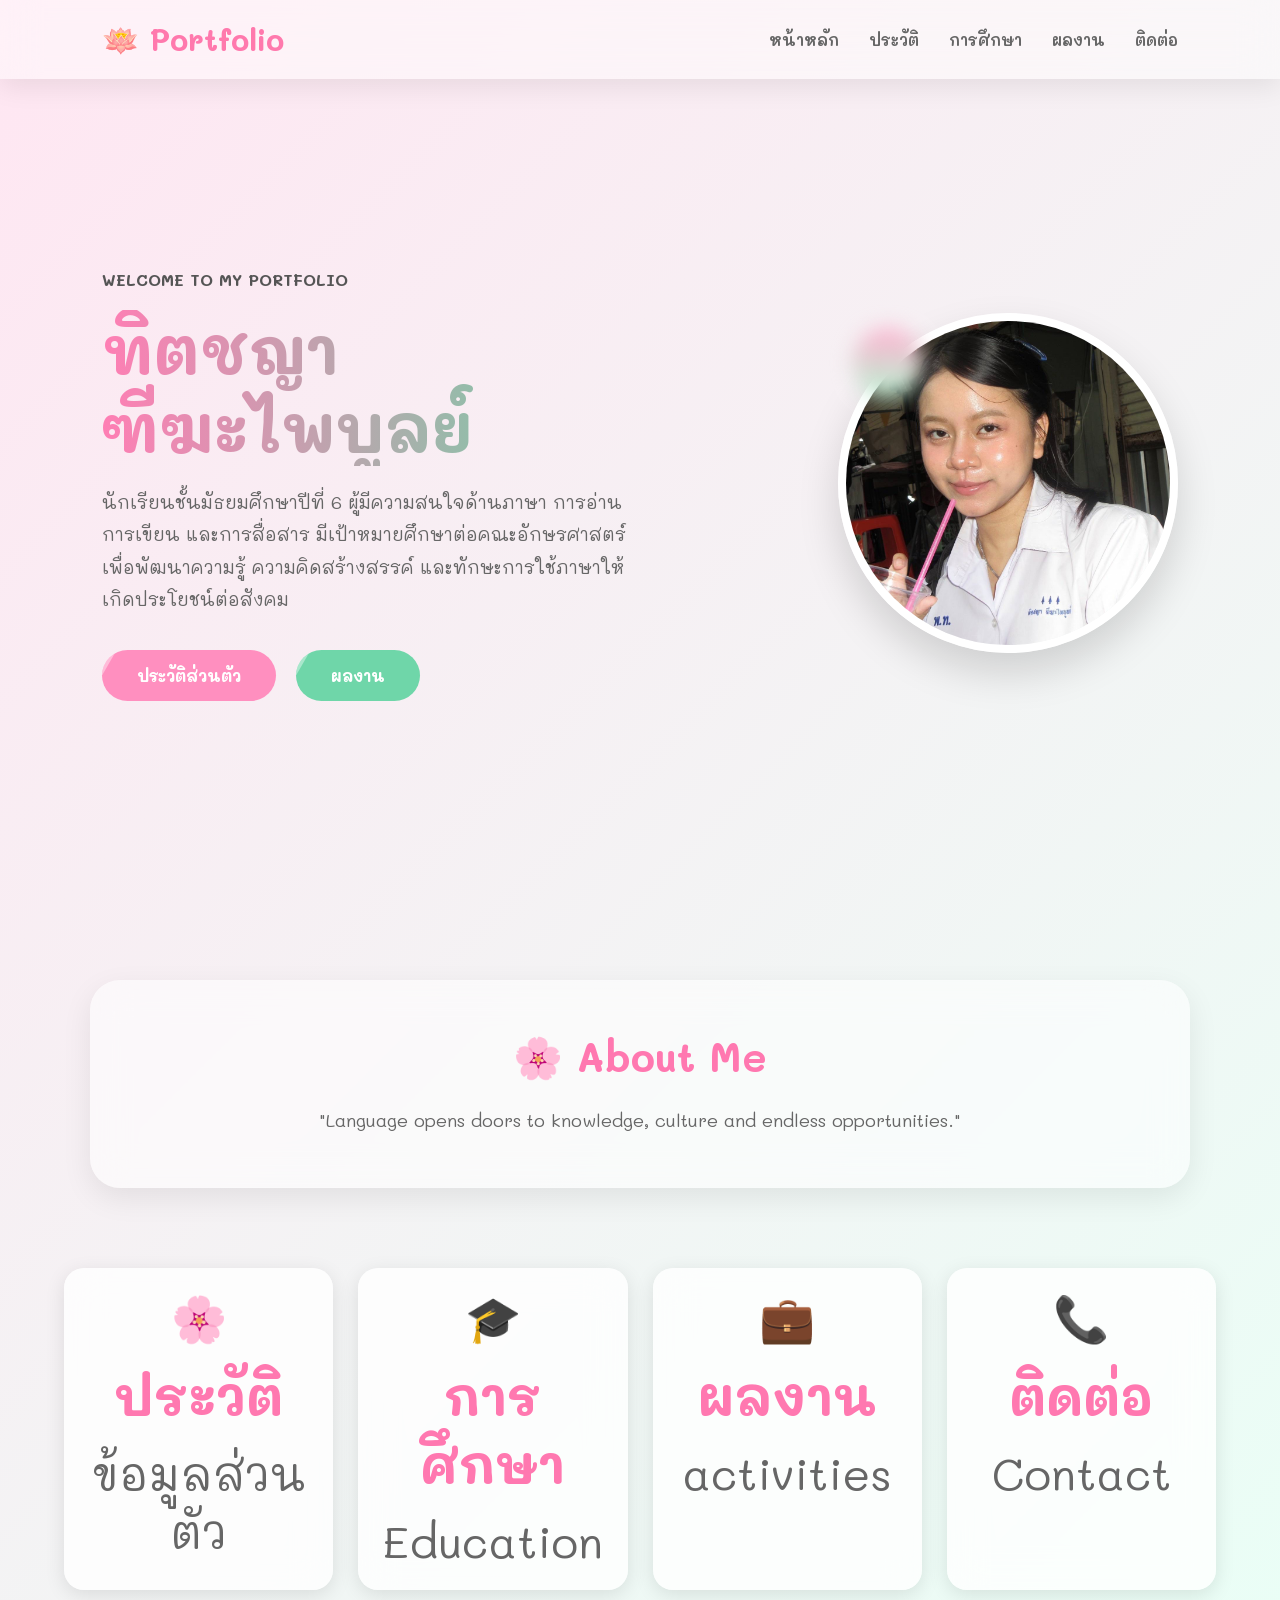
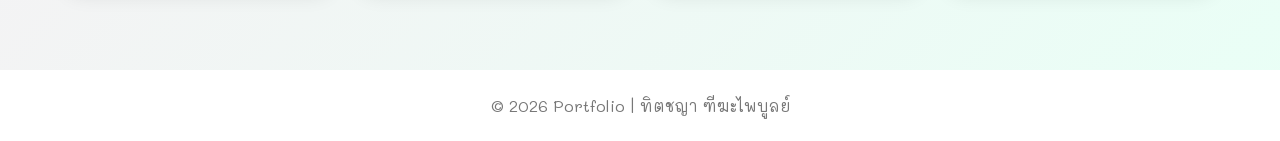
<file: index.html>
<!DOCTYPE html>
<html lang="th">
<head>
  <meta charset="UTF-8">
  <meta name="viewport" content="width=device-width, initial-scale=1.0">
  <title>Portfolio | ทิตชญา ฑีฆะไพบูลย์</title>

  <link rel="stylesheet" href="style.css">

  <link href="https://fonts.googleapis.com/css2?family=Mali:wght@300;400;700&display=swap" rel="stylesheet">
</head>

<body>

<div id="petals"></div>

<header class="navbar">

<div class="logo">
🪷 Portfolio
</div>

<nav>

<a href="index.html">หน้าหลัก</a>

<a href="profile.html">ประวัติ</a>

<a href="education.html">การศึกษา</a>

<a href="activities.html">ผลงาน</a>

<a href="contact.html">ติดต่อ</a>

</nav>

</header>

<section class="hero">

<div class="hero-text">

<h4>WELCOME TO MY PORTFOLIO</h4>

<h1>
ทิตชญา<br>
ฑีฆะไพบูลย์
</h1>

<p>

นักเรียนชั้นมัธยมศึกษาปีที่ 6

ผู้มีความสนใจด้านภาษา การอ่าน การเขียน และการสื่อสาร

มีเป้าหมายศึกษาต่อคณะอักษรศาสตร์

เพื่อพัฒนาความรู้ ความคิดสร้างสรรค์

และทักษะการใช้ภาษาให้เกิดประโยชน์ต่อสังคม

</p>

<div class="buttons">

<a href="profile.html" class="btn pink">
ประวัติส่วนตัว
</a>

<a href=activities.html" class="btn green">
ผลงาน
</a>

</div>

</div>

<div class="hero-image">

<div class="circle"></div>

<img src="images/IMG_9973.jpeg" class="profile">

</div>

</section>

<section class="about">

<h2>🌸 About Me</h2>

<p>

"Language opens doors to knowledge,

culture and endless opportunities."

</p>

</section>

<section class="menu-card">

<div class="card">

🌸

<h3>ประวัติ</h3>

<p>ข้อมูลส่วนตัว</p>

</div>

<div class="card">

🎓

<h3>การศึกษา</h3>

<p>Education</p>

</div>

<div class="card">

💼

<h3>ผลงาน</h3>

<p>activities</p>

</div>

<div class="card">

📞

<h3>ติดต่อ</h3>

<p>Contact</p>

</div>

</section>

<footer>

© 2026 Portfolio | ทิตชญา ฑีฆะไพบูลย์

</footer>

<script src="script.js"></script>
<script src="script.js"></script>

  <button onclick="topPage()" id="topBtn">↑</button>
</body>
</html>
</file>
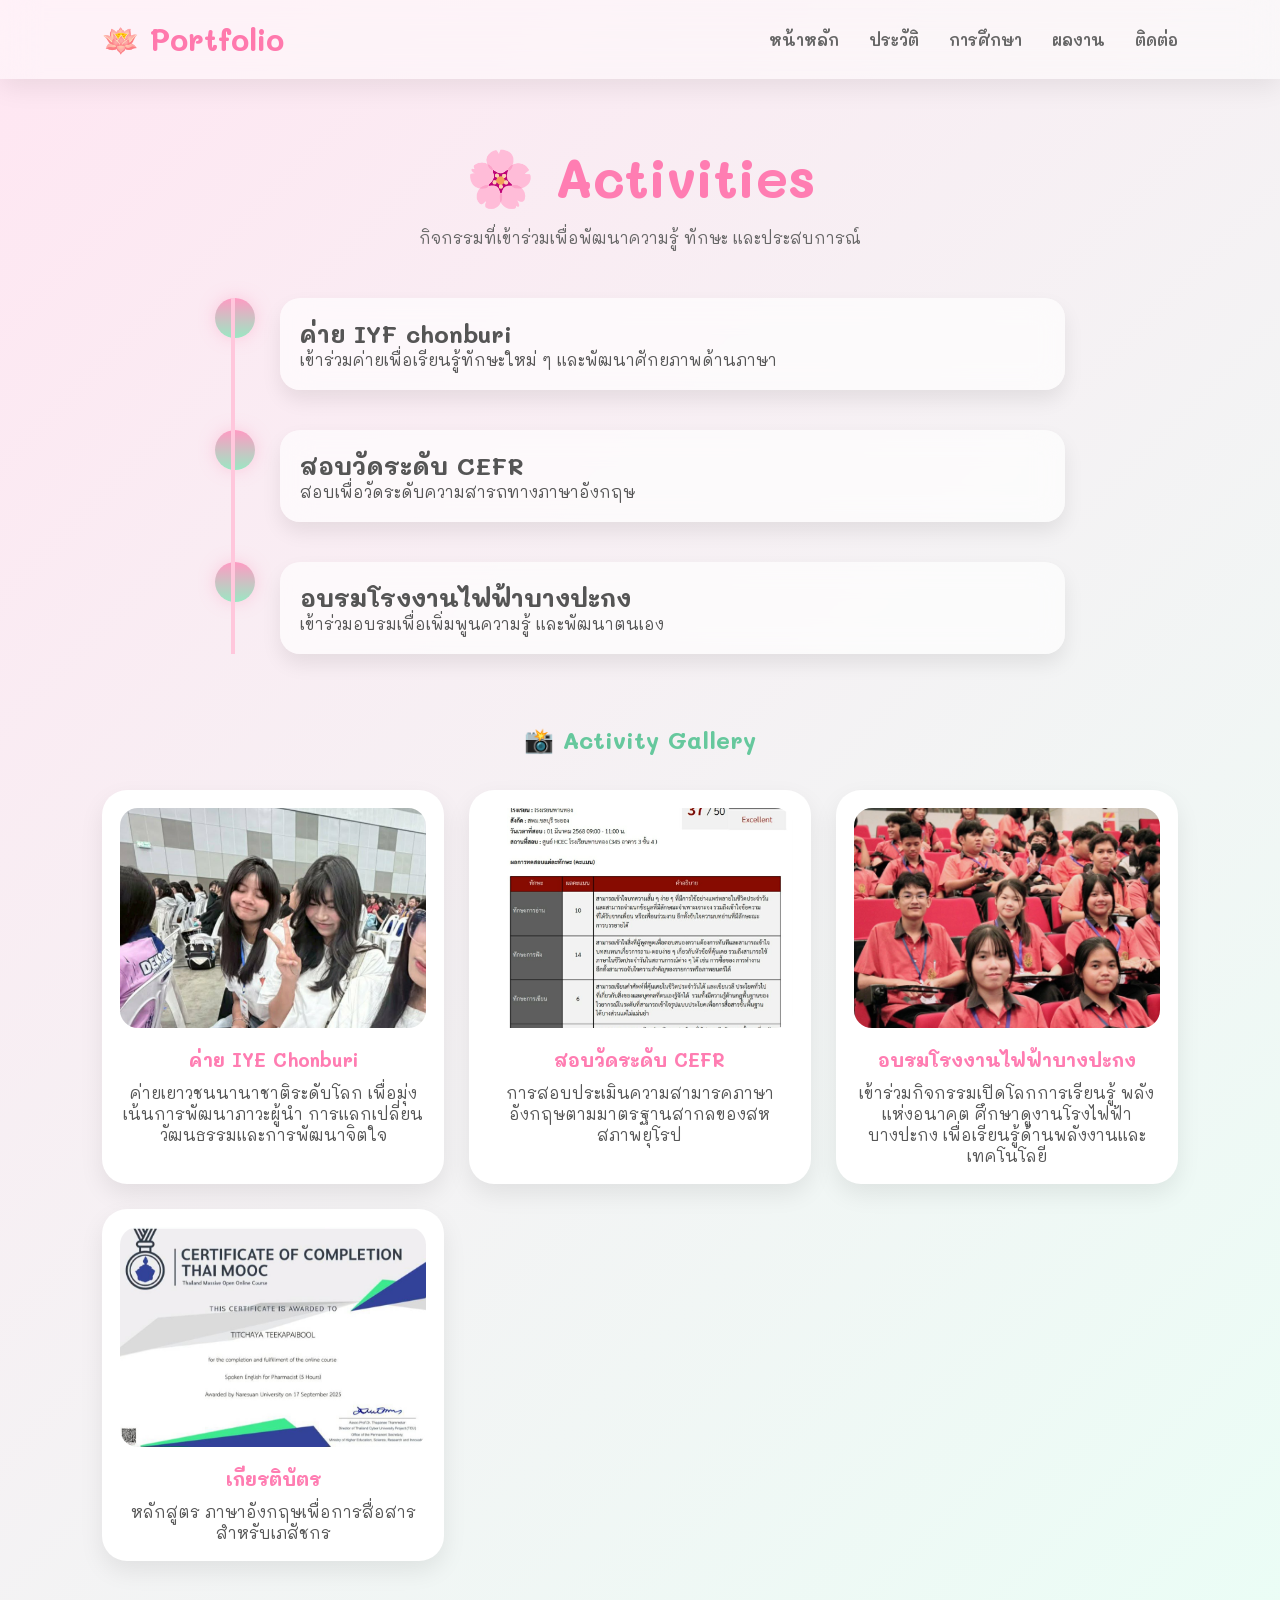
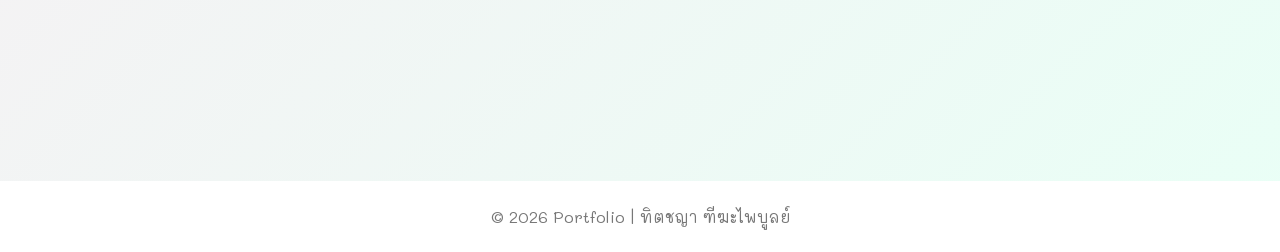
<file: activities.html>
<!DOCTYPE html>
<html lang="th">
<head>
<meta charset="UTF-8">
<meta name="viewport" content="width=device-width, initial-scale=1.0">

<title>Activities | ทิตชญา ฑีฆะไพบูลย์</title>

<link rel="stylesheet" href="style.css">
<link href="https://fonts.googleapis.com/css2?family=Mali:wght@300;400;700&display=swap" rel="stylesheet">

</head>

<body>

<header class="navbar">

<div class="logo">🪷 Portfolio</div>

<nav>

<a href="index.html">หน้าหลัก</a>

<a href="profile.html">ประวัติ</a>

<a href="education.html">การศึกษา</a>

<a href="activities.html" class="active">ผลงาน</a>

<a href="contact.html">ติดต่อ</a>

</nav>

</header>

<section class="activities">

<h1>🌸 Activities</h1>

<p class="subtitle">

กิจกรรมที่เข้าร่วมเพื่อพัฒนาความรู้
ทักษะ และประสบการณ์

</p>

<div class="timeline">

<div class="timeline-box">

<div class="dot"></div>

<div class="text">

<h2>ค่าย IYF chonburi</h2>

<p>
เข้าร่วมค่ายเพื่อเรียนรู้ทักษะใหม่ ๆ
และพัฒนาศักยภาพด้านภาษา
</p>

</div>

</div>

<div class="timeline-box">

<div class="dot"></div>

<div class="text">

<h2>สอบวัดระดับ CEFR</h2>

<p>
สอบเพื่อวัดระดับความสารถทางภาษาอังกฤษ
</p>

</div>

</div>

<div class="timeline-box">

<div class="dot"></div>

<div class="text">

<h2>อบรมโรงงานไฟฟ้าบางปะกง</h2>

<p>

เข้าร่วมอบรมเพื่อเพิ่มพูนความรู้
และพัฒนาตนเอง

</p>

</div>

</div>

</div>

<h2 class="gallery-title">

📸 Activity Gallery

</h2>

<div class="activities-grid">

<div class="activity-card">

<img src="images/att.pr34e0sEFqNzQh_O9sVtK2h6lZ5q8gQ2iDiEe3bwkF4.jpeg">

<h3>ค่าย IYE Chonburi</h3>

<p>ค่ายเยาวชนนานาชาติระดับโลก เพื่อมุ่งเน้นการพัฒนาภาวะผู้นำ การแลกเปลี่ยนวัฒนธรรมและการพัฒนาจิตใจ</p>

</div>

<div class="activity-card">

<img src="images/att.yC_Yp3kS4dKJnscmUkcCpODkSu_alXB_ch92FpaPbII.jpeg">

<h3>สอบวัดระดับ CEFR</h3>

<p>การสอบประเมินความสามารคภาษาอังกฤษตามมาตรฐานสากลของสหสภาพยุโรป</p>

</div>

<div class="activity-card">

<img src="images/IMG_9950.jpeg">

<h3>อบรมโรงงานไฟฟ้าบางปะกง</h3>

<p>เข้าร่วมกิจกรรมเปิดโลกการเรียนรู้ พลังแห่งอนาคต ศึกษาดูงานโรงไฟฟ้าบางปะกง เพื่อเรียนรู้ด้านพลังงานและเทคโนโลยี</p>

</div>

<div class="activity-card">

<img src="images/att.ZKm8KhBy3Fr2OCswQZqZyArv-kUt97KPLpuLiTaxyW0.jpeg">

<h3>เกียรติบัตร</h3>

<p>หลักสูตร ภาษาอังกฤษเพื่อการสื่อสารสำหรับเภสัชกร</p>

</div>

</div>

</section>

<footer>

© 2026 Portfolio | ทิตชญา ฑีฆะไพบูลย์

</footer>

<script src="script.js"></script>
 <script src="script.js"></script> 
<button onclick="topPage()" id="topBtn">↑</button>
</body>
</html>
</file>
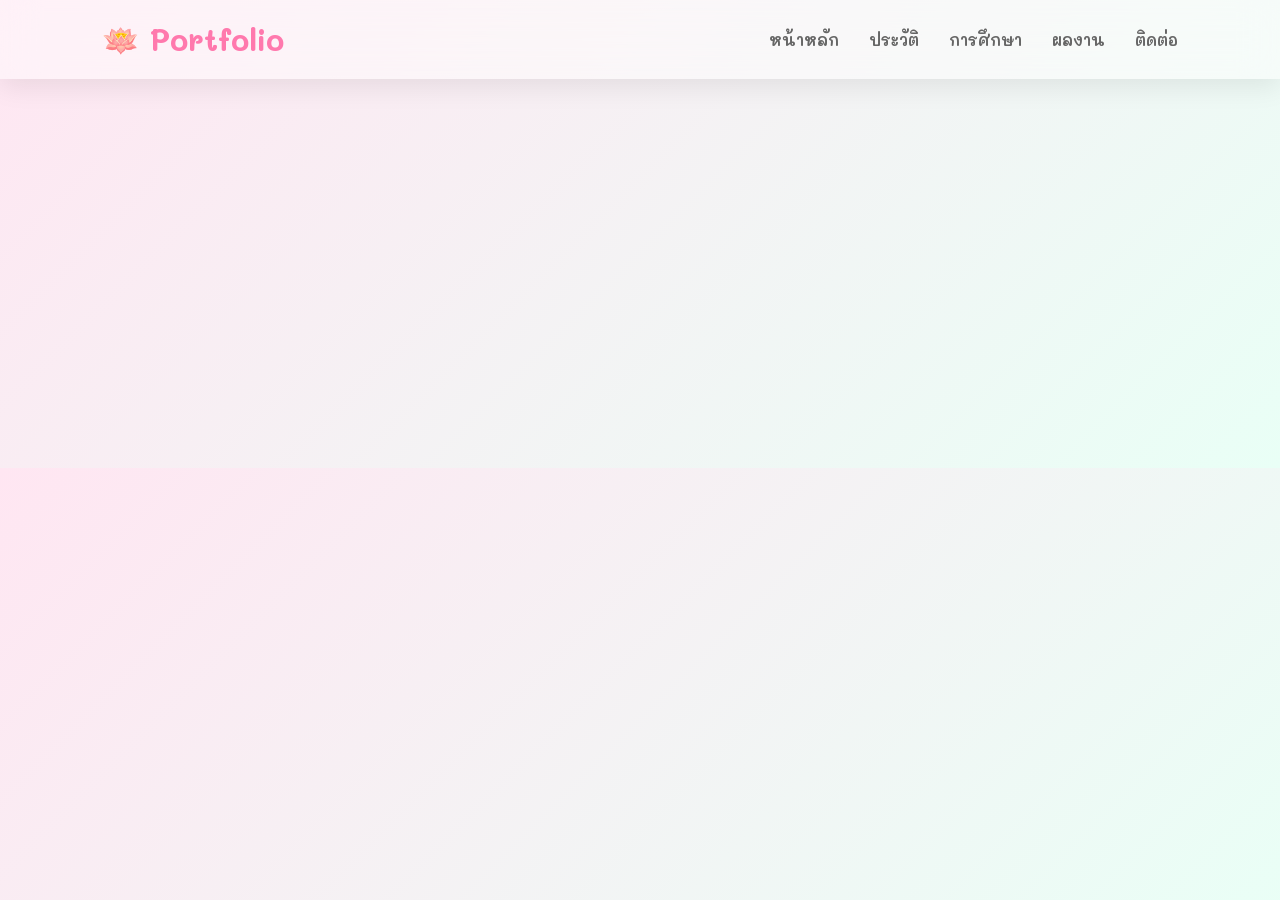
<file: contact.html>
<!DOCTYPE html>
<html lang="th">
<head>
<meta charset="UTF-8">
<meta name="viewport" content="width=device-width, initial-scale=1.0">

<title>Contact</title>

<link rel="stylesheet" href="style.css">

</head>

<body>
<header class="navbar">

<div class="logo">
🪷 Portfolio
</div>

<nav>

<a href="index.html">หน้าหลัก</a>

<a href="profile.html">ประวัติ</a>

<a href="education.html">การศึกษา</a>

<a href="activities.html">ผลงาน</a>

<a href="contact.html" class="active">ติดต่อ</a>

</nav>

</header>

<section class="contact">

<h1 class="fade-up">
🌸 Contact Me
</h1>

<p class="fade-up">
สามารถติดต่อฉันได้ผ่านช่องทางเหล่านี้
</p>


<div class="contact-box">


<div class="contact-card fade-up">

<div class="icon">
📧
</div>

<h3>Email</h3>

<p>
nnqwe088@gmail.com
</p>

</div>



<div class="contact-card fade-up">

<div class="icon">
📱
</div>

<h3>Phone</h3>

<p>
065-248-2412
</p>

</div>



<div class="contact-card fade-up">

<div class="icon">
💬
</div>

<h3>Social</h3>

<p>
Instagram : nnewij
</p>

</div>



</div>

</section>



<button onclick="topPage()" id="topBtn">
↑
</button>


<script src="script.js"></script>
<script src="script.js"></script>
<button onclick="topPage()" id="topBtn">↑</button>  
</body>
</html>
</file>
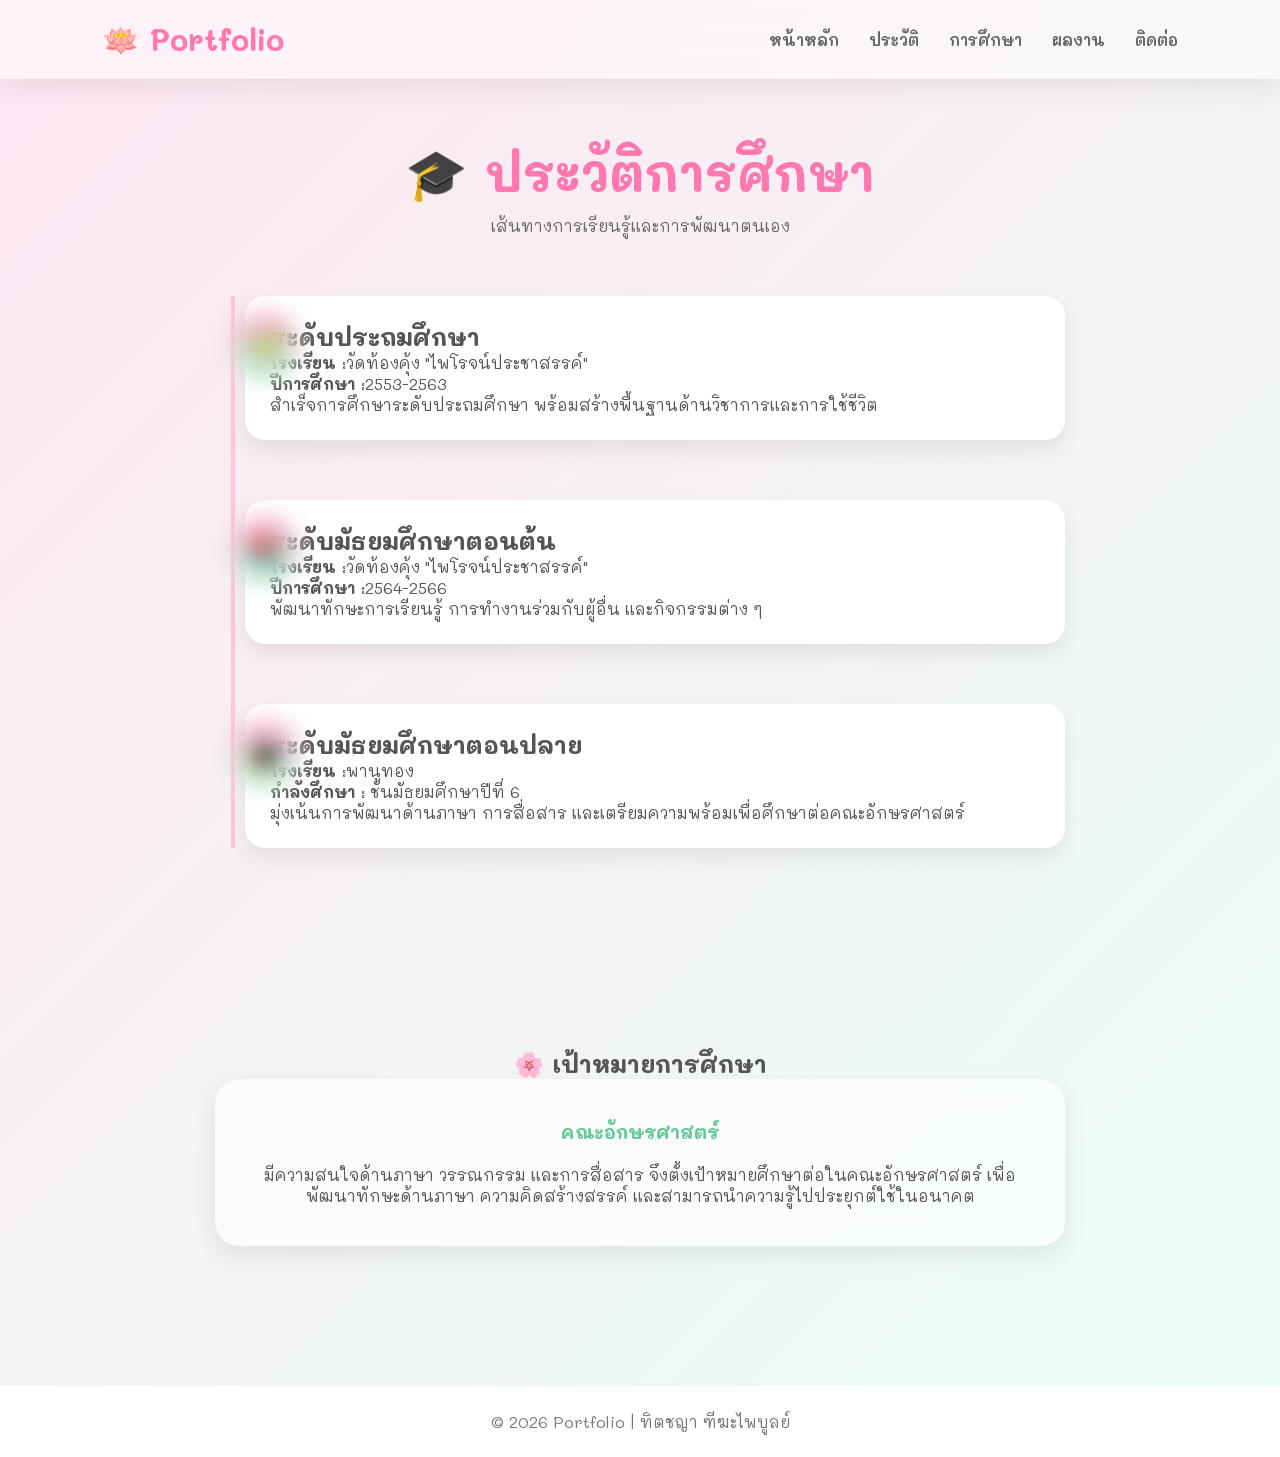
<file: education.html>
<!DOCTYPE html>
<html lang="th">
<head>
<meta charset="UTF-8">
<meta name="viewport" content="width=device-width, initial-scale=1.0">

<title>การศึกษา | ทิตชญา ฑีฆะไพบูลย์</title>

<link rel="stylesheet" href="style.css">
<link href="https://fonts.googleapis.com/css2?family=Mali:wght@300;400;700&display=swap" rel="stylesheet">

</head>
<body>

<header class="navbar">

<div class="logo">
🪷 Portfolio
</div>

<nav>

<a href="index.html">หน้าหลัก</a>

<a href="profile.html">ประวัติ</a>

<a href="education.html" class="active">การศึกษา</a>

<a href="activities.html">ผลงาน</a>

<a href="contact.html">ติดต่อ</a>

</nav>

</header>


<section class="education">

<h1>🎓 ประวัติการศึกษา</h1>

<p class="subtitle">
เส้นทางการเรียนรู้และการพัฒนาตนเอง
</p>

<div class="timeline">

<div class="timeline-item">

<div class="circle">🌱</div>

<div class="content">

<h2>ระดับประถมศึกษา</h2>

<p><strong>โรงเรียน :</strong>วัดท้องคุ้ง "ไพโรจน์ประชาสรรค์"</p>

<p><strong>ปีการศึกษา :</strong>2553-2563</p>

<p>สำเร็จการศึกษาระดับประถมศึกษา พร้อมสร้างพื้นฐานด้านวิชาการและการใช้ชีวิต</p>

</div>

</div>

<div class="timeline-item">

<div class="circle">📚</div>

<div class="content">

<h2>ระดับมัธยมศึกษาตอนต้น</h2>

<p><strong>โรงเรียน :</strong>วัดท้องคุ้ง "ไพโรจน์ประชาสรรค์"</p>

<p><strong>ปีการศึกษา :</strong>2564-2566</p>

<p>พัฒนาทักษะการเรียนรู้ การทำงานร่วมกับผู้อื่น และกิจกรรมต่าง ๆ</p>

</div>

</div>

<div class="timeline-item">

<div class="circle">🎓</div>

<div class="content">

<h2>ระดับมัธยมศึกษาตอนปลาย</h2>

<p><strong>โรงเรียน :</strong>พานทอง</p>

<p><strong>กำลังศึกษา :</strong> ชั้นมัธยมศึกษาปีที่ 6</p>

<p>มุ่งเน้นการพัฒนาด้านภาษา การสื่อสาร และเตรียมความพร้อมเพื่อศึกษาต่อคณะอักษรศาสตร์</p>

</div>

</div>

</div>

</section>

<section class="goal">

<h2>🌸 เป้าหมายการศึกษา</h2>

<div class="goal-card">

<h3>คณะอักษรศาสตร์</h3>

<p>

มีความสนใจด้านภาษา วรรณกรรม และการสื่อสาร
จึงตั้งเป้าหมายศึกษาต่อในคณะอักษรศาสตร์
เพื่อพัฒนาทักษะด้านภาษา ความคิดสร้างสรรค์
และสามารถนำความรู้ไปประยุกต์ใช้ในอนาคต

</p>

</div>

</section>

<footer>

© 2026 Portfolio | ทิตชญา ฑีฆะไพบูลย์

</footer>

<script src="script.js"></script>

  <button onclick="topPage()" id="topBtn">↑</button>
</body>
</html>
</file>
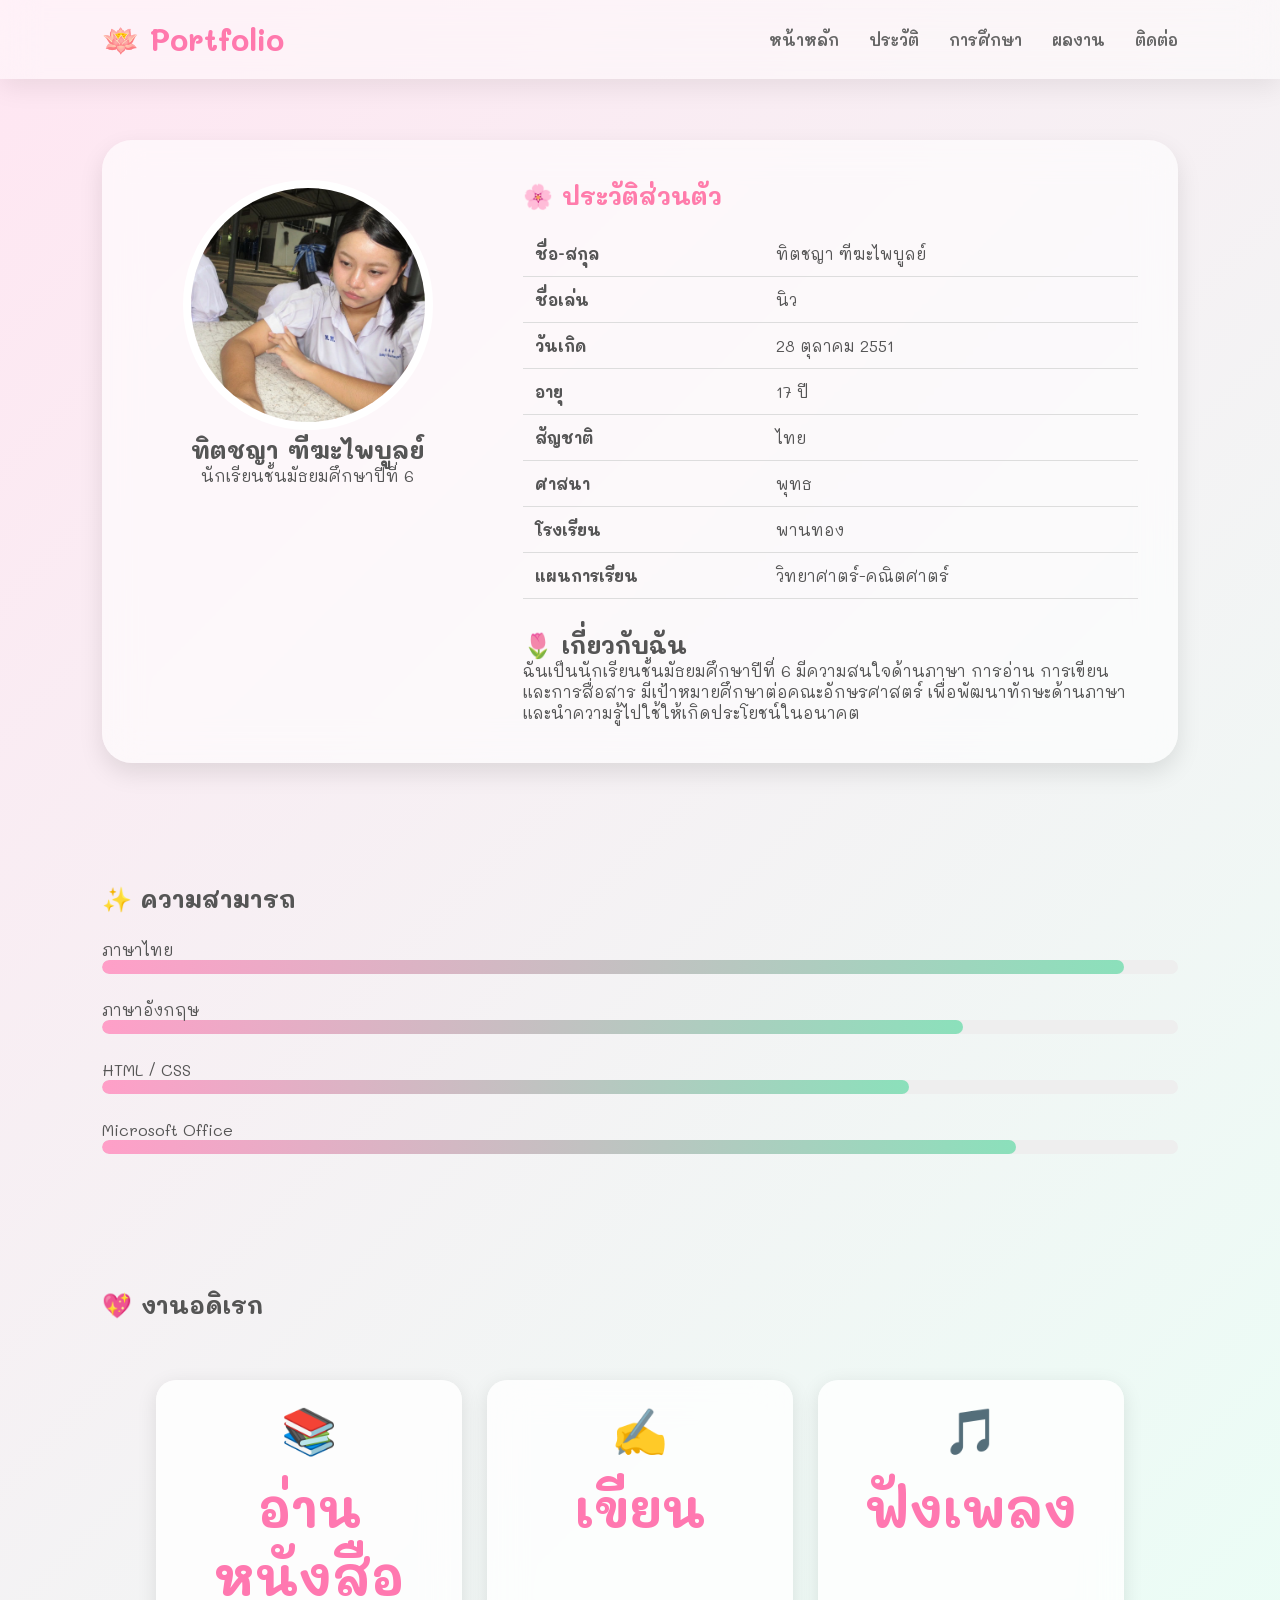
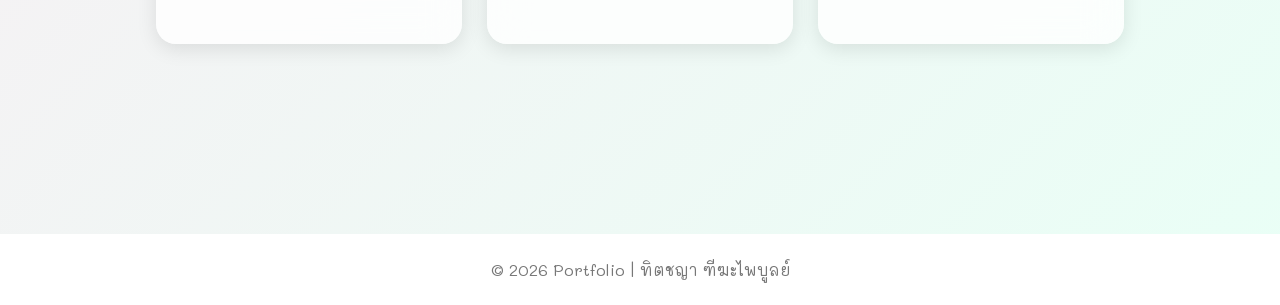
<file: profile.html>
<!DOCTYPE html>
<html lang="th">
<head>
<meta charset="UTF-8">
<meta name="viewport" content="width=device-width, initial-scale=1.0">

<title>ประวัติส่วนตัว | ทิตชญา ฑีฆะไพบูลย์</title>

<link rel="stylesheet" href="style.css">

<link href="https://fonts.googleapis.com/css2?family=Mali:wght@300;400;700&display=swap" rel="stylesheet">

</head>

<body>

<header class="navbar">

<div class="logo">
🪷 Portfolio
</div>

<nav>

<a href="index.html">หน้าหลัก</a>

<a href="profile.html" class="active">ประวัติ</a>

<a href="education.html">การศึกษา</a>

<a href=activities.html">ผลงาน</a>

<a href="contact.html">ติดต่อ</a>

</nav>

</header>

<section class="profile-page">

<div class="profile-card">

<div class="profile-left">

<img src="images/att._7bJ9iwhavlJnnUI8pc8jWZJroDMZPwiTqFvcX7TxB0.jpeg" class="profile-big">

<h2>ทิตชญา ฑีฆะไพบูลย์</h2>

<p>นักเรียนชั้นมัธยมศึกษาปีที่ 6</p>

</div>

<div class="profile-right">

<h1>🌸 ประวัติส่วนตัว</h1>

<table>

<tr>
<td><strong>ชื่อ-สกุล</strong></td>
<td>ทิตชญา ฑีฆะไพบูลย์</td>
</tr>

<tr>
<td><strong>ชื่อเล่น</strong></td>
<td>นิว</td>
</tr>

<tr>
<td><strong>วันเกิด</strong></td>
<td>28 ตุลาคม 2551</td>
</tr>

<tr>
<td><strong>อายุ</strong></td>
<td>17 ปี</td>
</tr>

<tr>
<td><strong>สัญชาติ</strong></td>
<td>ไทย</td>
</tr>

<tr>
<td><strong>ศาสนา</strong></td>
<td>พุทธ</td>
</tr>

<tr>
<td><strong>โรงเรียน</strong></td>
<td>พานทอง</td>
</tr>

<tr>
<td><strong>แผนการเรียน</strong></td>
<td>วิทยาศาตร์-คณิตศาตร์</td>
</tr>

</table>

<h2>🌷 เกี่ยวกับฉัน</h2>

<p>

ฉันเป็นนักเรียนชั้นมัธยมศึกษาปีที่ 6

มีความสนใจด้านภาษา การอ่าน การเขียน

และการสื่อสาร

มีเป้าหมายศึกษาต่อคณะอักษรศาสตร์

เพื่อพัฒนาทักษะด้านภาษา

และนำความรู้ไปใช้ให้เกิดประโยชน์ในอนาคต

</p>

</div>

</div>

</section>

<section class="skills">

<h2>✨ ความสามารถ</h2>

<div class="skill">

<p>ภาษาไทย</p>

<div class="bar">

<div class="value thai"></div>

</div>

</div>

<div class="skill">

<p>ภาษาอังกฤษ</p>

<div class="bar">

<div class="value eng"></div>

</div>

</div>

<div class="skill">

<p>HTML / CSS</p>

<div class="bar">

<div class="value html"></div>

</div>

</div>

<div class="skill">

<p>Microsoft Office</p>

<div class="bar">

<div class="value office"></div>

</div>

</div>

</section>

<section class="hobby">

<h2>💖 งานอดิเรก</h2>

<div class="menu-card">

<div class="card">
📚
<h3>อ่านหนังสือ</h3>
</div>

<div class="card">
✍️
<h3>เขียน</h3>
</div>

<div class="card">
🎵
<h3>ฟังเพลง</h3>
</div>

</div>

</section>

<footer>

© 2026 Portfolio | ทิตชญา ฑีฆะไพบูลย์

</footer>

<script src="script.js"></script>

  <script src="script.js"></script>
<button onclick="topPage()" id="topBtn">↑</button>
  
</body>
</html>
</file>
<file: style.css>
/* ===========================
   Google Font
=========================== */

@import url('https://fonts.googleapis.com/css2?family=Mali:wght@300;400;700&display=swap');

*{
    margin:0;
    padding:0;
    box-sizing:border-box;
    font-family:'Mali',sans-serif;
    scroll-behavior:smooth;
}

body{

    background:linear-gradient(135deg,#FFE6F2,#E9FFF6);

    color:#555;

    overflow-x:hidden;

}

/* ===========================
        Navbar
=========================== */

.navbar{

    width:100%;

    padding:20px 8%;

    display:flex;

    justify-content:space-between;

    align-items:center;

    position:fixed;

    top:0;

    left:0;

    z-index:999;

    background:rgba(255,255,255,.45);

    backdrop-filter:blur(18px);

    box-shadow:0 8px 25px rgba(0,0,0,.08);

}

.logo{

    font-size:30px;

    font-weight:bold;

    color:#ff79ad;

}

nav{

    display:flex;

    gap:30px;

}

nav a{

    text-decoration:none;

    color:#666;

    font-weight:600;

    transition:.4s;

    position:relative;

}

nav a:hover{

    color:#ff79ad;

}

nav a::after{

    content:"";

    width:0;

    height:3px;

    background:#7dddb4;

    position:absolute;

    left:0;

    bottom:-5px;

    transition:.4s;

}

nav a:hover::after{

    width:100%;

}

/* ===========================
        Hero
=========================== */

.hero{

    min-height:100vh;

    display:flex;

    justify-content:space-between;

    align-items:center;

    padding:120px 8% 50px;

}

.hero-text{

    width:50%;

}

.hero-text span{

    color:#5bc89d;

    font-size:20px;

    font-weight:bold;

}

.hero-text h1{

    margin:20px 0;

    font-size:65px;

    line-height:1.2;

    background:linear-gradient(90deg,#ff7eb4,#64d8a5);

    -webkit-background-clip:text;

    color:transparent;

}

.hero-text p{

    font-size:18px;

    line-height:1.8;

    color:#666;

    margin-bottom:35px;

}

/* ===========================
        Buttons
=========================== */

.buttons{

    display:flex;

    gap:20px;

}

.btn{

    text-decoration:none;

    padding:15px 35px;

    border-radius:50px;

    color:white;

    transition:.4s;

    font-weight:bold;

}

.pink{

    background:#ff8fbf;

}

.green{

    background:#6fd6a9;

}

.btn:hover{

    transform:translateY(-6px);

    box-shadow:0 15px 30px rgba(255,150,190,.35);

}

/* ===========================
        Profile
=========================== */

.hero-image{

    position:relative;

}

.circle{

    width:360px;

    height:360px;

    border-radius:50%;

    background:linear-gradient(#ffb3d1,#baf0d9);

    position:absolute;

    top:15px;

    left:15px;

    filter:blur(10px);

}

.profile{

    width:340px;

    height:340px;

    border-radius:50%;

    object-fit:cover;

    border:8px solid white;

    position:relative;

    animation:float 3s infinite ease-in-out;

    box-shadow:0 20px 40px rgba(0,0,0,.15);

}

@keyframes float{

0%,100%{

transform:translateY(0);

}

50%{

transform:translateY(-12px);

}

}
/* ===========================
        About Section
=========================== */

.about{

    width:90%;

    max-width:1100px;

    margin:80px auto;

    padding:50px;

    background:rgba(255,255,255,.55);

    backdrop-filter:blur(18px);

    border-radius:30px;

    text-align:center;

    box-shadow:0 10px 30px rgba(0,0,0,.08);

}

.about h2{

    font-size:40px;

    color:#ff78b0;

    margin-bottom:20px;

}

.about p{

    line-height:2;

    font-size:18px;

    color:#666;

}

/* ===========================
        Quick Menu
=========================== */

.menu-card{

    width:90%;

    max-width:1200px;

    margin:60px auto;

    display:grid;

    grid-template-columns:repeat(auto-fit,minmax(220px,1fr));

    gap:25px;

}

.card{

    background:rgba(255,255,255,.7);

    backdrop-filter:blur(18px);

    border-radius:25px;

    padding:35px;

    text-align:center;

    transition:.4s;

    cursor:pointer;

    box-shadow:0 8px 25px rgba(0,0,0,.08);

}

.card:hover{

    transform:translateY(-12px);

    box-shadow:0 18px 35px rgba(255,145,190,.25);

}

.card h3{

    margin:15px 0;

    color:#ff78b0;

}

.card p{

    color:#666;

}

.card{

    font-size:45px;

}

/* ===========================
        Assistant
=========================== */

.assistant{

    position:fixed;

    right:25px;

    bottom:25px;

    display:flex;

    align-items:flex-end;

    gap:12px;

    z-index:999;

}

.message{

    background:white;

    padding:15px 20px;

    border-radius:20px;

    box-shadow:0 10px 25px rgba(0,0,0,.15);

    animation:fadeIn 1s;

}

.lotus{

    font-size:65px;

    animation:float 3s infinite;

}

/* ===========================
        Footer
=========================== */

footer{

    margin-top:80px;

    padding:25px;

    text-align:center;

    color:#777;

    background:white;

}

/* ===========================
        Animation
=========================== */

@keyframes fadeIn{

from{

opacity:0;

transform:translateY(30px);

}

to{

opacity:1;

transform:translateY(0);

}

}
/* ===========================
      Flower Animation
=========================== */

#petals{
    position:fixed;
    width:100%;
    height:100%;
    left:0;
    top:0;
    pointer-events:none;
    overflow:hidden;
    z-index:-1;
}

.petal{
    position:absolute;
    top:-50px;
    font-size:22px;
    animation:fall linear infinite;
    opacity:.8;
}

@keyframes fall{

0%{
    transform:translateY(-50px) rotate(0deg);
}

100%{
    transform:translateY(110vh) rotate(360deg);
}

}

/* ===========================
      Scroll Animation
=========================== */

.hidden{

    opacity:0;

    transform:translateY(60px);

    transition:1s;

}

.show{

    opacity:1;

    transform:translateY(0);

}

/* ===========================
      Glow Effect
=========================== */

.btn{

    position:relative;

    overflow:hidden;

}

.btn::before{

content:"";

position:absolute;

top:0;

left:-100%;

width:100%;

height:100%;

background:rgba(255,255,255,.4);

transform:skewX(-30deg);

transition:.6s;

}

.btn:hover::before{

left:130%;

}

/* ===========================
      Card Hover
=========================== */

.card{

transition:.4s;

}

.card:hover{

transform:translateY(-12px) scale(1.05);

}

/* ===========================
      Image Hover
=========================== */

.profile{

transition:.5s;

}

.profile:hover{

transform:scale(1.05);

box-shadow:0 20px 45px rgba(255,150,190,.35);

}

/* ===========================
      Responsive
=========================== */

@media(max-width:900px){

.hero{

flex-direction:column-reverse;

text-align:center;

padding-top:130px;

}

.hero-text{

width:100%;

}

.hero-image{

margin-bottom:40px;

}

.profile{

width:250px;

height:250px;

}

.circle{

width:270px;

height:270px;

}

nav{

display:none;

}

.menu-card{

grid-template-columns:1fr;

}

.about{

padding:30px;

}

}
/* ===========================
   Profile Page
=========================== */

.profile-page{

padding:140px 8% 60px;

}

.profile-card{

display:flex;

gap:50px;

background:rgba(255,255,255,.6);

backdrop-filter:blur(18px);

padding:40px;

border-radius:30px;

box-shadow:0 10px 25px rgba(0,0,0,.1);

}

.profile-left{

width:35%;

text-align:center;

}

.profile-big{

width:250px;

height:250px;

border-radius:50%;

object-fit:cover;

border:8px solid white;

}

.profile-right{

width:65%;

}

.profile-right h1{

color:#ff7cab;

margin-bottom:20px;

}

table{

width:100%;

border-collapse:collapse;

margin-bottom:30px;

}

table td{

padding:12px;

border-bottom:1px solid #ddd;

}

.skills{

padding:60px 8%;

}

.skill{

margin:25px 0;

}

.bar{

height:14px;

background:#eee;

border-radius:20px;

overflow:hidden;

}

.value{

height:100%;

border-radius:20px;

background:linear-gradient(to right,#ff9fc8,#8be0bb);

}

.thai{width:95%;}
.eng{width:80%;}
.html{width:75%;}
.office{width:85%;}

.hobby{

padding:50px 8%;

}
/* ===========================
      Education
=========================== */

.education{

padding:140px 8% 80px;

text-align:center;

}

.education h1{

font-size:50px;

color:#ff78b0;

margin-bottom:10px;

}

.subtitle{

color:#666;

margin-bottom:60px;

}

.timeline{

position:relative;

max-width:900px;

margin:auto;

}

.timeline::before{

content:"";

position:absolute;

left:50%;

width:4px;

height:100%;

background:#ffd4e5;

transform:translateX(-50%);

}

.timeline-item{

display:flex;

align-items:center;

margin:60px 0;

position:relative;

}

.circle{

width:70px;

height:70px;

border-radius:50%;

background:linear-gradient(#ffb3d1,#b8f0d0);

display:flex;

justify-content:center;

align-items:center;

font-size:30px;

z-index:2;

}

.content{

background:white;

padding:25px;

margin-left:30px;

border-radius:20px;

box-shadow:0 10px 20px rgba(0,0,0,.08);

text-align:left;

flex:1;

transition:.4s;

}

.content:hover{

transform:translateY(-8px);

box-shadow:0 18px 30px rgba(255,150,190,.2);

}

.goal{

padding:60px 8%;

text-align:center;

}

.goal-card{

max-width:850px;

margin:auto;

padding:40px;

background:rgba(255,255,255,.65);

backdrop-filter:blur(18px);

border-radius:25px;

box-shadow:0 10px 25px rgba(0,0,0,.08);

}

.goal-card h3{

color:#67c79d;

margin-bottom:20px;

}
/*==========================
 Activities
===========================*/

.activities{

padding:140px 8%;

text-align:center;

}

.activities h1{

font-size:55px;

color:#ff7db2;

margin-bottom:15px;

}

.subtitle{

margin-bottom:50px;

color:#666;

}

/* Timeline */

.timeline{

position:relative;

max-width:850px;

margin:50px auto;

}

.timeline::before{

content:"";

position:absolute;

left:18px;

top:0;

width:4px;

height:100%;

background:#ffc7dc;

}

.timeline-box{

display:flex;

gap:25px;

margin-bottom:40px;

text-align:left;

}

.dot{

width:40px;

height:40px;

background:linear-gradient(#ff9bc3,#9be7c3);

border-radius:50%;

flex-shrink:0;

box-shadow:0 0 15px rgba(255,170,200,.5);

}

.text{

background:rgba(255,255,255,.65);

backdrop-filter:blur(15px);

padding:20px;

border-radius:20px;

box-shadow:0 10px 20px rgba(0,0,0,.08);

width:100%;

}

.gallery-title{

margin-top:70px;

margin-bottom:35px;

color:#66c89d;

}

/* Gallery */

.activities-grid{

display:grid;

grid-template-columns:repeat(auto-fit,minmax(260px,1fr));

gap:25px;

}

.activity-card{

background:white;

border-radius:25px;

padding:18px;

transition:.4s;

box-shadow:0 10px 25px rgba(0,0,0,.08);

}

.activity-card:hover{

transform:translateY(-10px);

box-shadow:0 20px 35px rgba(255,170,200,.25);

}

.activity-card img{

width:100%;

height:220px;

object-fit:cover;

border-radius:18px;

margin-bottom:15px;

}

.activity-card h3{

color:#ff7db2;

margin-bottom:10px;

}
/*==========================
 Contact
===========================*/

.contact{
    text-align:center;
    padding:80px 20px;
}


.contact h1{
    font-size:45px;
    color:#d85b9c;
}


.contact-box{

    display:flex;
    justify-content:center;
    gap:30px;
    flex-wrap:wrap;
    margin-top:50px;

}


.contact-card{

    width:250px;
    padding:30px;
    border-radius:25px;

    background:white;

    box-shadow:
    0 10px 30px rgba(0,0,0,0.1);

    transition:0.5s;

}


.contact-card:hover{

    transform:translateY(-15px);

    box-shadow:
    0 0 30px #ffb6d9;

}



.icon{

    font-size:45px;
    margin-bottom:15px;

}


.contact-card h3{

    color:#e26ba6;

}
/* ===== Scroll Animation ===== */
.fade-up {
    opacity: 0;
    transform: translateY(40px);
    transition: 0.8s ease;
}

.fade-up.show {
    opacity: 1;
    transform: translateY(0);
}


/* ===== Glowing Card ===== */
.card {
    background: rgba(255,255,255,0.8);
    border-radius: 20px;
    padding: 20px;
    transition: 0.4s;
    box-shadow: 0 5px 20px rgba(0,0,0,0.1);
}

.card:hover {
    transform: translateY(-10px);
    box-shadow: 0 0 25px #ffb6d9;
}


/* ===== Cursor Sparkle ===== */
.sparkle {
    position: fixed;
    width: 8px;
    height: 8px;
    background: #ff8fcf;
    border-radius: 50%;
    pointer-events: none;
    animation: sparkle 0.8s linear forwards;
}

@keyframes sparkle {
    from {
        transform: scale(1);
        opacity: 1;
    }

    to {
        transform: scale(0);
        opacity: 0;
    }
}


/* ===== Back To Top ===== */
#topBtn {
    position: fixed;
    bottom: 25px;
    right: 25px;
    border: none;
    background: #ff9acb;
    color: white;
    padding: 12px 15px;
    border-radius: 50%;
    font-size: 20px;
    cursor: pointer;
    display: none;
}
</file>
